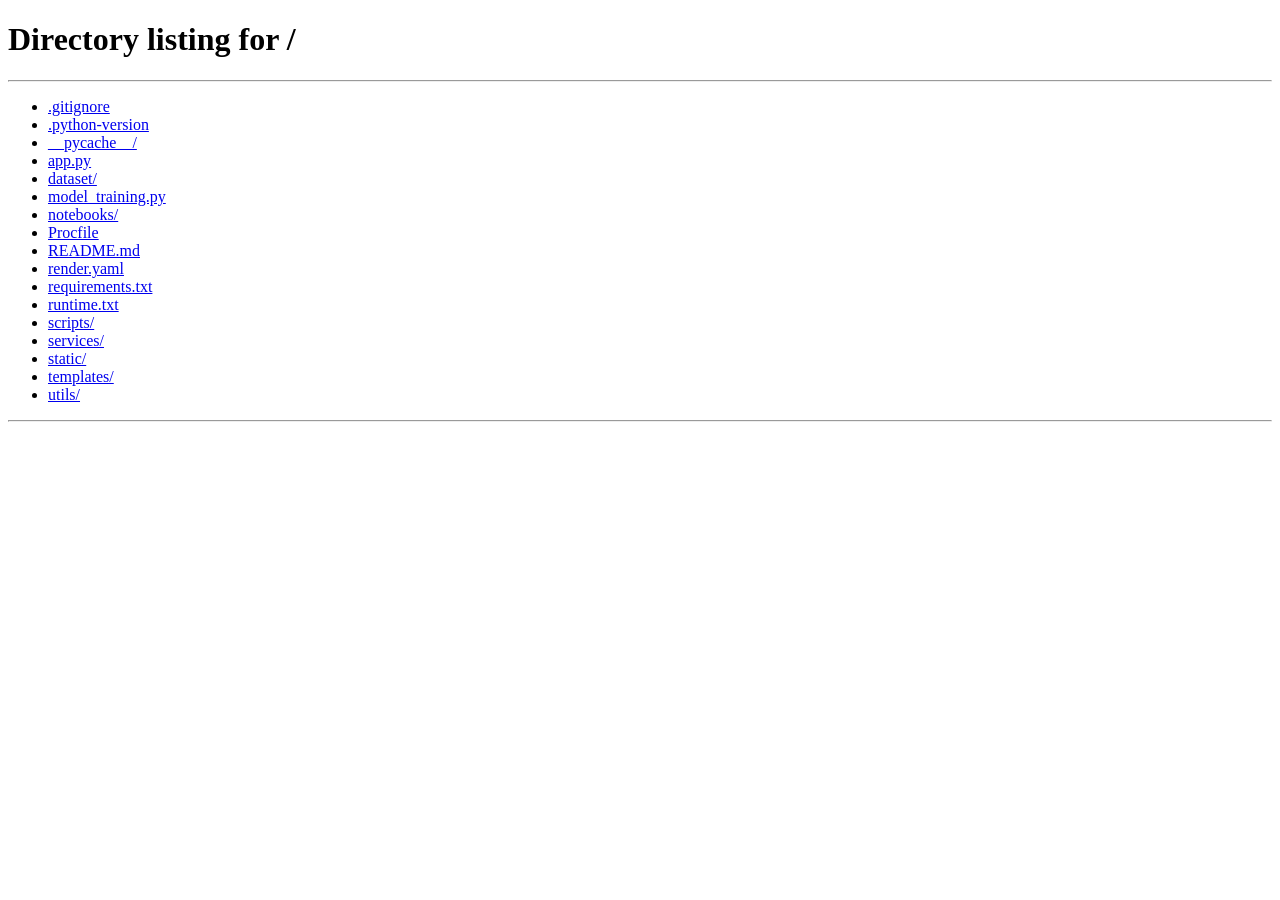
<file: templates/index.html>
<!doctype html>
<html lang="en">
  <head>
    <meta charset="utf-8" />
    <meta name="viewport" content="width=device-width, initial-scale=1" />
    <meta http-equiv="refresh" content="0; url=/" />
    <title>HouseIQ</title>
  </head>
  <body>
    <a href="/">Go to dashboard</a>
    <a href="/about_contact">About & Contact</a>
  </body>
</html>
</file>
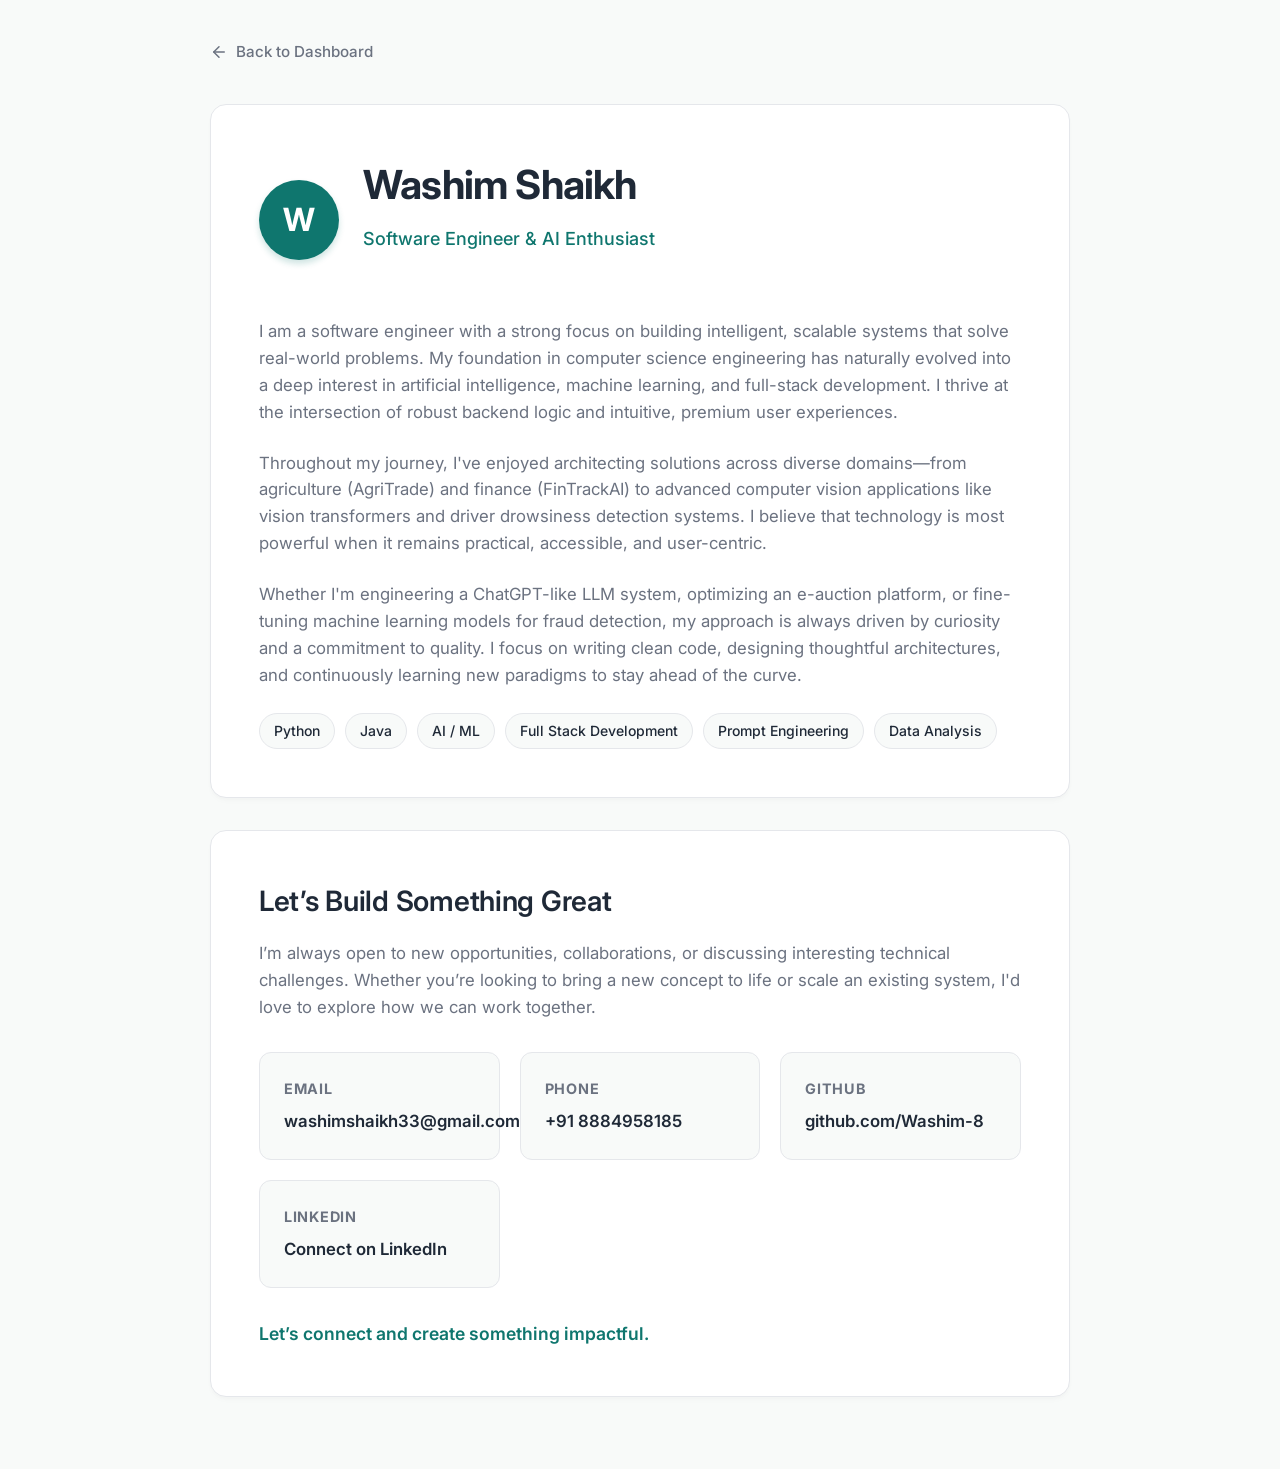
<file: templates/about_contact.html>
<!DOCTYPE html>
<html lang="en">
<head>
    <meta charset="UTF-8">
    <meta name="viewport" content="width=device-width, initial-scale=1.0">
    <title>Washim Shaikh • About & Contact</title>
    <link href="https://fonts.googleapis.com/css2?family=Inter:wght@400;500;600;700&display=swap" rel="stylesheet">
    <style>
        :root {
            --primary: #0F766E;
            --primary-hover: #0D9488;
            --bg-color: #F8FAF9;
            --card-bg: #FFFFFF;
            --text-main: #1F2937;
            --text-muted: #6B7280;
            --border-color: #E5E7EB;
        }

        * {
            margin: 0;
            padding: 0;
            box-sizing: border-box;
            font-family: 'Inter', sans-serif;
        }

        body {
            background-color: var(--bg-color);
            color: var(--text-main);
            line-height: 1.6;
            -webkit-font-smoothing: antialiased;
        }

        .container {
            max-width: 900px;
            margin: 0 auto;
            padding: 40px 20px;
        }

        /* Top Bar & Back button */
        .header {
            display: flex;
            align-items: center;
            justify-content: space-between;
            margin-bottom: 40px;
        }

        .back-btn {
            display: inline-flex;
            align-items: center;
            text-decoration: none;
            color: var(--text-muted);
            font-weight: 500;
            font-size: 0.95rem;
            transition: color 0.2s ease;
        }

        .back-btn:hover {
            color: var(--primary);
        }

        .back-btn svg {
            margin-right: 8px;
            width: 18px;
            height: 18px;
        }

        /* Card styles */
        .card {
            background-color: var(--card-bg);
            border: 1px solid var(--border-color);
            border-radius: 16px;
            padding: 48px;
            margin-bottom: 32px;
            box-shadow: 0 4px 6px -1px rgba(0, 0, 0, 0.02), 0 2px 4px -1px rgba(0, 0, 0, 0.02);
            transition: transform 0.3s ease, box-shadow 0.3s ease;
            opacity: 0;
            transform: translateY(20px);
        }

        .card.show {
            opacity: 1;
            transform: translateY(0);
        }

        .card:hover {
            box-shadow: 0 10px 15px -3px rgba(0, 0, 0, 0.05), 0 4px 6px -2px rgba(0, 0, 0, 0.03);
            transform: translateY(-2px);
        }

        /* Typography */
        h1 {
            font-size: 2.5rem;
            font-weight: 700;
            color: var(--text-main);
            margin-bottom: 8px;
            letter-spacing: -0.02em;
        }

        h2 {
            font-size: 1.75rem;
            font-weight: 600;
            color: var(--text-main);
            margin-bottom: 16px;
            letter-spacing: -0.01em;
        }

        .role {
            font-size: 1.125rem;
            color: var(--primary);
            font-weight: 500;
            margin-bottom: 32px;
        }

        p {
            color: var(--text-muted);
            margin-bottom: 24px;
            font-size: 1.05rem;
        }

        p:last-child {
            margin-bottom: 0;
        }

        /* Tag system for skills/projects */
        .tags {
            display: flex;
            flex-wrap: wrap;
            gap: 10px;
            margin-top: 24px;
        }

        .tag {
            background-color: var(--bg-color);
            border: 1px solid var(--border-color);
            color: var(--text-main);
            padding: 6px 14px;
            border-radius: 20px;
            font-size: 0.875rem;
            font-weight: 500;
            transition: all 0.2s ease;
        }

        .tag:hover {
            background-color: var(--primary);
            color: white;
            border-color: var(--primary);
        }

        /* Contact Grid */
        .contact-grid {
            display: grid;
            grid-template-columns: repeat(auto-fit, minmax(240px, 1fr));
            gap: 20px;
            margin-top: 32px;
        }

        .contact-item {
            padding: 24px;
            background-color: var(--bg-color);
            border: 1px solid var(--border-color);
            border-radius: 12px;
            transition: all 0.2s ease;
            text-decoration: none;
            display: block;
        }

        .contact-item:hover {
            border-color: var(--primary);
            background-color: #F0FAF8;
        }

        .contact-item strong {
            display: block;
            font-size: 0.9rem;
            color: var(--text-muted);
            text-transform: uppercase;
            letter-spacing: 0.05em;
            margin-bottom: 8px;
        }

        .contact-item span {
            color: var(--text-main);
            font-weight: 600;
            font-size: 1.05rem;
            transition: color 0.2s ease;
        }

        .contact-item:hover span {
            color: var(--primary);
        }

        /* Profile Layout */
        .profile-header {
            display: flex;
            align-items: center;
            gap: 24px;
            margin-bottom: 32px;
        }

        .profile-avatar {
            width: 80px;
            height: 80px;
            background-color: var(--primary);
            color: white;
            border-radius: 50%;
            display: flex;
            align-items: center;
            justify-content: center;
            font-size: 2rem;
            font-weight: 700;
            box-shadow: 0 4px 6px rgba(15, 118, 110, 0.2);
        }

        .cta-text {
            font-weight: 600;
            color: var(--primary);
            margin-top: 32px;
            font-size: 1.1rem;
        }

        @media (max-width: 768px) {
            .card {
                padding: 32px 24px;
            }
            .profile-header {
                flex-direction: column;
                align-items: flex-start;
                gap: 16px;
            }
        }
    </style>
</head>
<body>

<div class="container">
    <div class="header fade-in">
        <a href="/" class="back-btn">
            <svg viewBox="0 0 24 24" fill="none" stroke="currentColor" stroke-width="2" stroke-linecap="round" stroke-linejoin="round"><line x1="19" y1="12" x2="5" y2="12"></line><polyline points="12 19 5 12 12 5"></polyline></svg>
            Back to Dashboard
        </a>
    </div>

    <!-- About Section -->
    <section class="card fade-in">
        <div class="profile-header">
            <div class="profile-avatar">W</div>
            <div>
                <h1>Washim Shaikh</h1>
                <div class="role">Software Engineer & AI Enthusiast</div>
            </div>
        </div>
        
        <p>I am a software engineer with a strong focus on building intelligent, scalable systems that solve real-world problems. My foundation in computer science engineering has naturally evolved into a deep interest in artificial intelligence, machine learning, and full-stack development. I thrive at the intersection of robust backend logic and intuitive, premium user experiences.</p>
        
        <p>Throughout my journey, I've enjoyed architecting solutions across diverse domains—from agriculture (AgriTrade) and finance (FinTrackAI) to advanced computer vision applications like vision transformers and driver drowsiness detection systems. I believe that technology is most powerful when it remains practical, accessible, and user-centric.</p>

        <p>Whether I'm engineering a ChatGPT-like LLM system, optimizing an e-auction platform, or fine-tuning machine learning models for fraud detection, my approach is always driven by curiosity and a commitment to quality. I focus on writing clean code, designing thoughtful architectures, and continuously learning new paradigms to stay ahead of the curve.</p>

        <div class="tags">
            <span class="tag">Python</span>
            <span class="tag">Java</span>
            <span class="tag">AI / ML</span>
            <span class="tag">Full Stack Development</span>
            <span class="tag">Prompt Engineering</span>
            <span class="tag">Data Analysis</span>
        </div>
    </section>

    <!-- Contact Section -->
    <section class="card fade-in">
        <h2>Let’s Build Something Great</h2>
        <p>I’m always open to new opportunities, collaborations, or discussing interesting technical challenges. Whether you’re looking to bring a new concept to life or scale an existing system, I'd love to explore how we can work together.</p>

        <div class="contact-grid">
            <a href="mailto:washimshaikh33@gmail.com" class="contact-item">
                <strong>Email</strong>
                <span>washimshaikh33@gmail.com</span>
            </a>
            <a href="tel:+918884958185" class="contact-item">
                <strong>Phone</strong>
                <span>+91 8884958185</span>
            </a>
            <a href="https://github.com/Washim-8" target="_blank" class="contact-item">
                <strong>GitHub</strong>
                <span>github.com/Washim-8</span>
            </a>
            <a href="https://www.linkedin.com/in/washim-shaikh-349868281/" target="_blank" class="contact-item">
                <strong>LinkedIn</strong>
                <span>Connect on LinkedIn</span>
            </a>
        </div>

        <p class="cta-text">Let’s connect and create something impactful.</p>
    </section>

</div>

<script>
    // Reveal animations on scroll/load
    document.addEventListener('DOMContentLoaded', () => {
        const elements = document.querySelectorAll('.fade-in, .card');
        
        // Initial check
        elements.forEach(el => {
            el.classList.add('show');
        });

        // Scroll observer for future if page grows
        const observer = new IntersectionObserver((entries) => {
            entries.forEach(entry => {
                if (entry.isIntersecting) {
                    entry.target.classList.add('show');
                }
            });
        }, { threshold: 0.1 });

        elements.forEach(el => observer.observe(el));
    });
</script>

</body>
</html>
</file>
